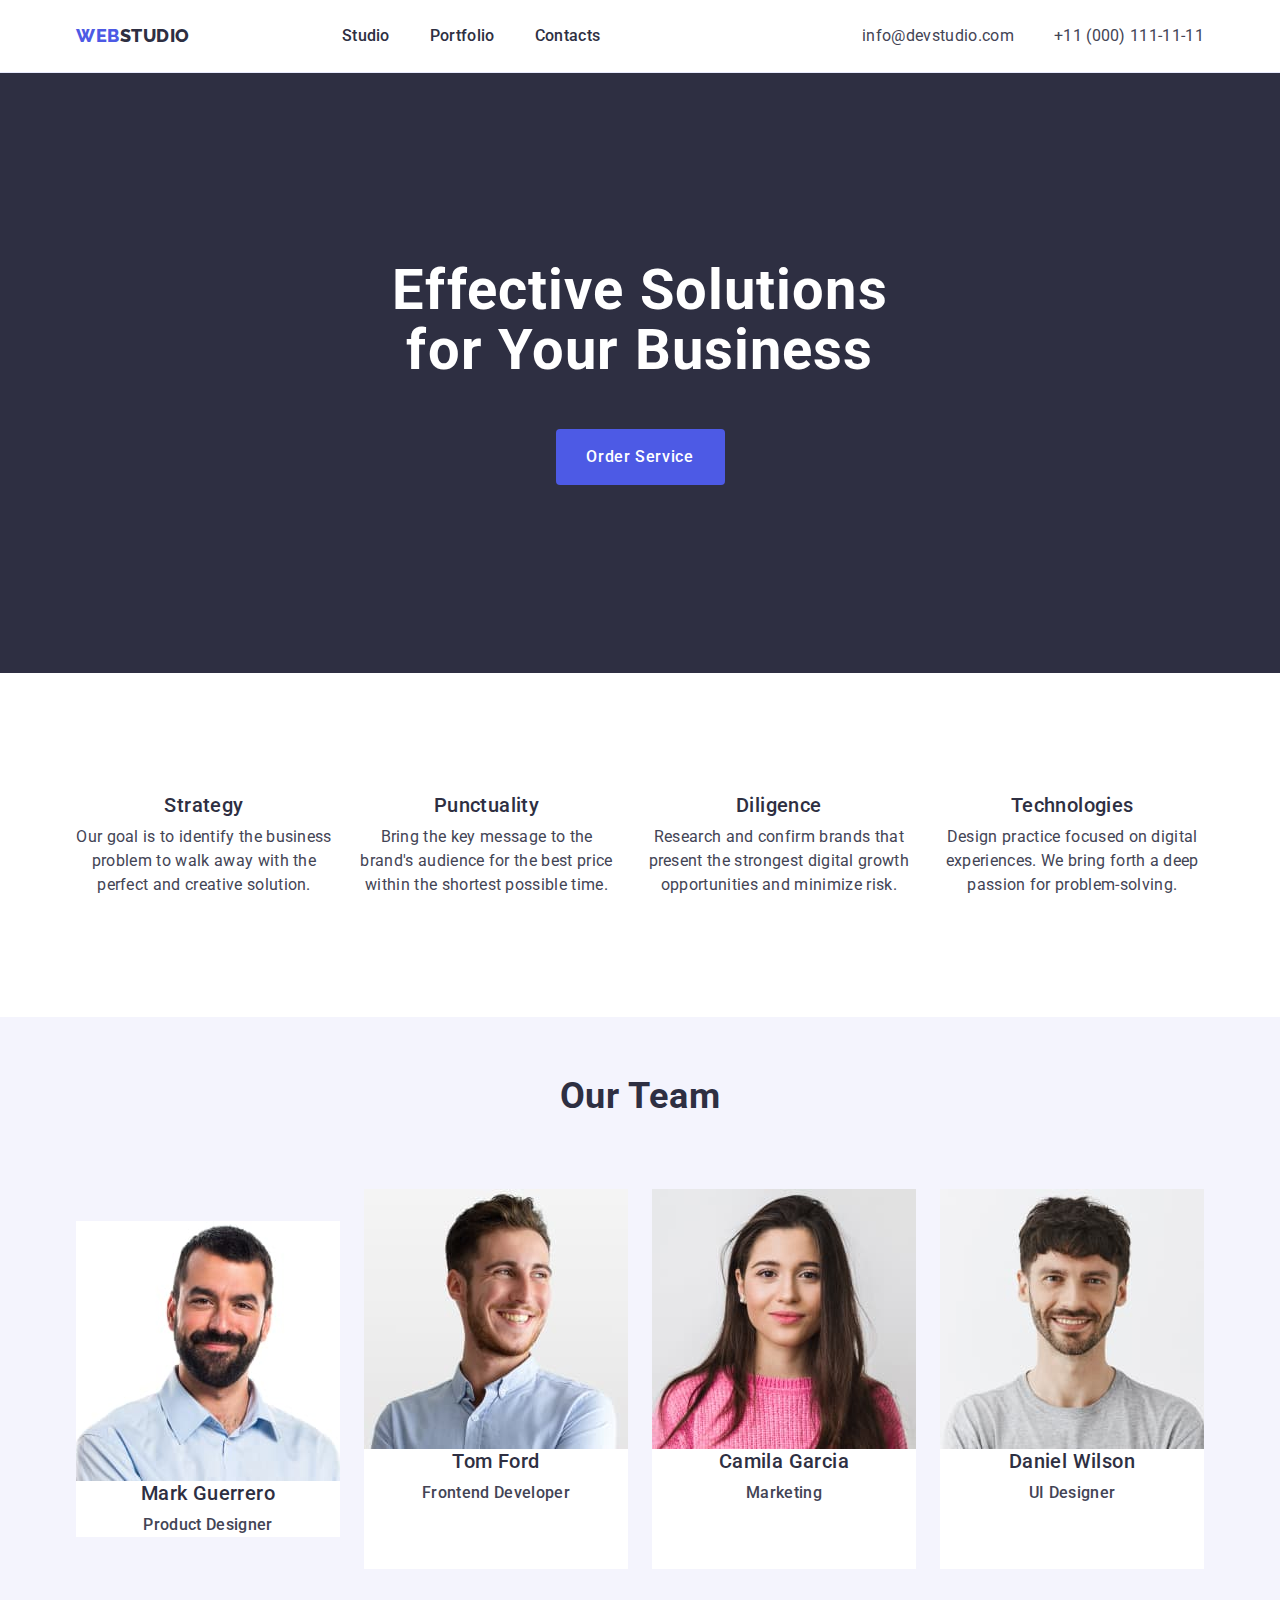
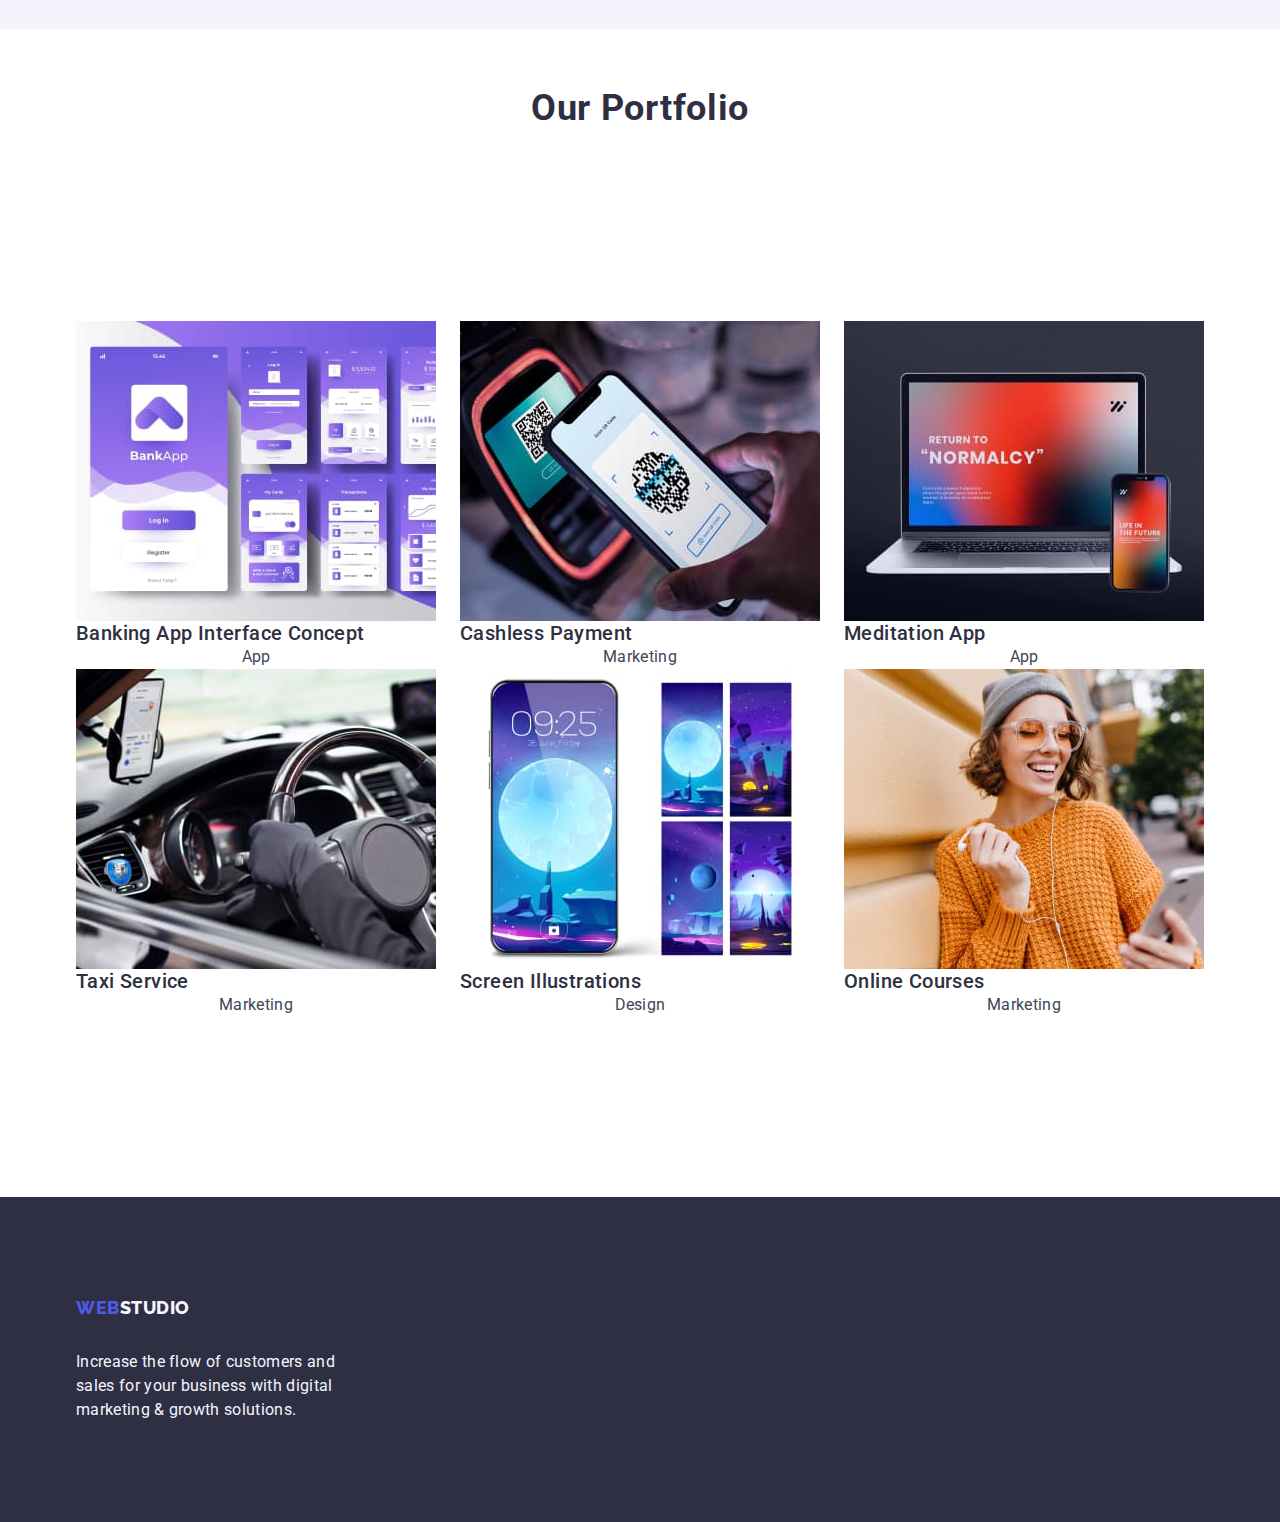
<file: index.html>
<!DOCTYPE html>
<html lang="en">
  <head>
    <meta charset="UTF-8" />
    <meta http-equiv="X-UA-Compatible" content="IE=edge" />
    <meta name="viewport" content="width=device-width, initial-scale=1.0" />
    <title>webstudio</title>
    <link
      rel="stylesheet"
      href="https://cdnjs.cloudflare.com/ajax/libs/modern-normalize/3.0.1/modern-normalize.css"
    />
    <link rel="preconnect" href="https://fonts.googleapis.com" />
    <link rel="preconnect" href="https://fonts.gstatic.com" crossorigin />
    <link
      href="https://fonts.googleapis.com/css2?family=Raleway:wght@800&family=Roboto:wght@400;500;700;900&display=swap"
      rel="stylesheet"
    />

    <link rel="stylesheet" href="./css/styles.css" />
  </head>

  <body>
    <header class="header">
      <div class="container cont">
        <nav class="header-navigation">
          <a href="./index.html" class="logo-web link"
            >Web<span class="logo-studio">Studio</span></a
          >
          <ul class="header-list list">
            <li class="header-item">
              <a href="./index.html" class="header-link link">Studio</a>
            </li>
            <li class="header-item">
              <a href="./portfolio.html" class="header-link link">Portfolio</a>
            </li>
            <li class="header-item">
              <a href="" class="header-link link">Contacts</a>
            </li>
          </ul>
        </nav>

        <address class="header-address">
          <ul class="header-list-addres list">
            <li class="header-link-mail">
              <a href="mailto:info@devstudio.com" class="header-contact link"
                >info@devstudio.com</a
              >
            </li>
            <li class="header-link-tel">
              <a href="tel:+110001111111" class="header-contact link"
                >+11 (000) 111-11-11</a
              >
            </li>
          </ul>
        </address>
      </div>
    </header>

    <main>
      <!-- first section -->
      <section class="first-section">
        <div class="container">
          <h1 class="section-title hero-title">
            Effective Solutions for Your Business
          </h1>
          <button type="button" class="section-btn">Order Service</button>
        </div>
      </section>

      <!-- fourth section -->

      <section class="fourth-section section-padding">
        <div class="container">
          <h2 class="visually-hidden">description</h2>
          <ul class="benefits list">
            <li>
              <h3 class="subtitles">Strategy</h3>
              <p class="description">
                Our goal is to identify the business problem to walk away with
                the perfect and creative solution.
              </p>
            </li>
            <li>
              <h3 class="subtitles">Punctuality</h3>
              <p class="description">
                Bring the key message to the brand's audience for the best price
                within the shortest possible time.
              </p>
            </li>
            <li>
              <h3 class="subtitles">Diligence</h3>
              <p class="description">
                Research and confirm brands that present the strongest digital
                growth opportunities and minimize risk.
              </p>
            </li>
            <li>
              <h3 class="subtitles">Technologies</h3>
              <p class="description">
                Design practice focused on digital experiences. We bring forth a
                deep passion for problem-solving.
              </p>
            </li>
          </ul>
        </div>
      </section>

      <!-- our team section -->
      <section class="main-fourth-section section-padding">
        <div class="container">
          <h2 class="titles">Our Team</h2>
          <ul class="our-team list">
            <div class="product-designer">
              <li class="link-team-card">
                <img
                  src="./images/photo1.jpg"
                  alt="Mark Guerrero"
                  width="264"
                />
                <h3 class="subtitles">Mark Guerrero</h3>
                <p class="description">Product Designer</p>
              </li>
            </div>
            <li class="link-team-card">
              <img src="./images/photo2.jpg" alt="Tom Ford" width="264" />
              <h3 class="subtitles">Tom Ford</h3>
              <p class="description">Frontend Developer</p>
            </li>
            <li class="link-team-card">
              <img src="./images/photo3.jpg" alt="Camila Garcia" width="264" />
              <h3 class="subtitles">Camila Garcia</h3>
              <p class="description">Marketing</p>
            </li>
            <li class="link-team-card">
              <img src="./images/photo4.jpg" alt="Daniel Wilson" width="264" />
              <h3 class="subtitles">Daniel Wilson</h3>
              <p class="description">UI Designer</p>
            </li>
          </ul>
        </div>
      </section>
    </main>
    <!-- /fourth section -->

    <!-- our portfolio section -->

    <section class="portfolio section-padding">
      <div class="container">
        <h2 class="titles">Our Portfolio</h2>
        <ul class="our-portfolio list">
          <li class="card">
            <img src="./images/img1.jpg" alt="banking app" width="360" />
            <h2 class="portf-titles">Banking App Interface Concept</h2>
            <p class="description">App</p>
          </li>
          <li class="card">
            <img src="./images/img2.jpg" alt="payment" width="360" />
            <h2 class="portf-titles">Cashless Payment</h2>
            <p class="description">Marketing</p>
          </li>
          <li>
            <img src="./images/img3.jpg" alt="meditation" width="360" />
            <h2 class="portf-titles">Meditation App</h2>
            <p class="description">App</p>
          </li>
          <li class="card">
            <img src="./images/img4.jpg" alt="taxi service" width="360" />
            <h2 class="portf-titles">Taxi Service</h2>
            <p class="description">Marketing</p>
          </li>
          <li class="card">
            <img src="./images/img5.jpg" alt="illustration" width="360" />
            <h2 class="portf-titles">Screen Illustrations</h2>
            <p class="description">Design</p>
          </li>
          <li class="card">
            <img src="./images/img6.jpg" alt="Online Courses" width="360" />
            <h2 class="portf-titles">Online Courses</h2>
            <p class="description">Marketing</p>
          </li>
        </ul>
      </div>
    </section>
    <!-- /our portfolio section -->

    <!-- footer section -->
    <footer class="footer">
      <div class="container">
        <a href="./index.html" class="logo-web logo-ftr link"
          >Web<span class="logo-studio-footer">Studio</span></a
        >
        <p class="description-footer">
          Increase the flow of customers and sales for your business with
          digital marketing & growth solutions.
        </p>
      </div>
    </footer>

    <!-- /footer section -->
  </body>
</html>
</file>
<file: css/styles.css>
:root {
  --back-color: #ffffff;
  --cornflower: #e7e9fc;
  --navy-blue: #2e2f42;
  --cloud: #f4f4fd;
  --iris: #4d5ae5;
  --ocean: #404bbf;
  --slate: #434455;
}

h1,
h2,
h3,
h4,
h5,
h6,
p {
  margin-top: 0;
  margin-bottom: 0;
}

ul,
ol {
  margin-top: 0;
  margin-bottom: 0;
  padding-left: 0;
  list-style-type: none;
}
img {
  display: block;
}
a {
  color: inherit;
  text-decoration: none;
}
button {
  display: block;
  cursor: pointer;
  margin-left: auto;
  margin-right: auto;
  margin-top: 24px;
}

body {
  font-family: 'Roboto', sans-serif;
  background-color: var(--back-color);
  color: var(--slate);
}

.footer {
  background: var(--navy-blue);
}

.list {
  list-style: none;
}

.link {
  text-decoration: none;
}

.visually-hidden {
  position: absolute;
  width: 1px;
  height: 1px;
  margin: -1px;
  border: 0;
  padding: 0;

  white-space: nowrap;
  clip-path: inset(100%);
  clip: rect(0 0 0 0);
  overflow: hidden;
}

.container {
  max-width: 1158px;
  padding-left: 15px;
  padding-right: 15px;
  margin-left: auto;
  margin-right: auto;
}
.cont {
  display: flex;
  justify-content: space-between;
}
.section-padding {
  padding-top: 60px;
  padding-bottom: 60px;
}
.first-section {
  padding-bottom: 60px;
}
/**-------------HEADER-------------*/

.header {
  border-bottom: 1px solid #e7e9fc;
}

.header-navigation {
  display: flex;
  justify-content: space-between;
  column-gap: 76px;
  align-items: center;
}
.header-list {
  display: flex;
  gap: 40px;
}

.header-list:last-child {
  margin-right: 0;
}

.header-list-addres {
  display: flex;
  column-gap: 40px;
  padding-top: 24px;
  padding-bottom: 24px;
}

.logo-web {
  margin-right: 76px;
  font-family: 'Raleway', sans-serif;
  font-style: normal;
  font-weight: 800;
  font-size: 18px;
  line-height: 1.17em;
  letter-spacing: 0.03em;
  text-transform: uppercase;
  color: var(--iris);
}

.logo-studio {
  font-family: 'Raleway', sans-serif;
  font-style: normal;
  font-weight: 800;
  font-size: 18px;
  line-height: 1.17em;
  letter-spacing: 0.03em;
  text-transform: uppercase;
  color: var(--navy-blue);
}

.header-link {
  display: block;
  padding-top: 24px;
  padding-bottom: 24px;
  font-weight: 500;
  font-size: 16px;
  line-height: 1.5em;
  letter-spacing: 0.02em;
  color: var(--navy-blue);
}

.header-link:hover,
.header-link:focus {
  color: var(--ocean);
}

.header-contact {
  font-weight: 400;
  font-size: 16px;
  line-height: 1.5em;
  letter-spacing: 0.02em;
  color: var(--slate);
}

.header-contact:hover,
.header-contact:focus {
  color: var(--ocean);
}

.header-address {
  font-style: normal;
}

/**-------------FIRST SECTION-------------*/
.main-fourth-section {
  background-color: var(--cloud);
}

.our-team {
  display: flex;
  column-gap: 24px;
}

.our-portfolio {
  display: flex;
  column-gap: 24px;
  width: calc((100% -48px) / 3);
  flex-wrap: wrap;
}

.section-title {
  font-weight: 700;
  font-size: 56px;
  line-height: 1.07em;
  letter-spacing: 0.02em;
  text-align: center;
  color: var(--back-color);
}

.hero-title {
  max-width: 496px;
  margin-left: auto;
  margin-right: auto;
  padding-bottom: 24px;
  margin-bottom: 24px;
}

.first-section {
  padding-top: 188px;
  padding-bottom: 188px;
  font-size: 56px;
  line-height: 1.07em;
  letter-spacing: 0.02em;
  color: var(--back-color);
  background: var(--navy-blue);
}

.section-btn {
  min-width: 169px;
  height: 56px;
  border: none;
  border-radius: 4px;
  cursor: pointer;
  background: var(--iris);
  font-family: inherit;
  font-weight: 500;
  font-size: 16px;
  line-height: 1.5em;
  letter-spacing: 0.04em;
  color: var(--back-color);
}
.section-btn:hover {
  background-color: var(--ocean);
}
.section-btn:focus {
  background-color: var(--ocean);
}

.section-btn {
  background: var(--iris);
}

.section-btn {
  cursor: pointer;
}

.filter-btn {
  text-decoration: none;
  cursor: pointer;
  background: var(--cloud);
  font-family: inherit;
  font-weight: 500;
  font-size: 16px;
  line-height: 1.5em;
  text-align: center;
  letter-spacing: 0.04em;
  color: var(--iris);
}

.filter-btn:hover,
.filter-btn:focus {
  text-decoration: none;
  cursor: pointer;
  background: var(--ocean);
  font-family: 'Roboto';
  font-weight: 500;
  font-size: 16px;
  line-height: 1.7em;
  text-align: center;
  letter-spacing: 0.04em;
  color: var(--back-color);
}

/*       fourth-section    */

.fourth-section {
  padding-top: 120px;
  padding-bottom: 120px;
}

.benefits {
  display: flex;
  gap: 24px;
}

.benefits:first-child {
  width: calc((100% - 72px) / 4);
}

.benefits:last-child {
  margin-right: 0;
}

.subtitles {
  margin-bottom: 8px;
  font-size: 20px;
  font-weight: 500;
  line-height: 1.2;
  letter-spacing: 0.02em;
  text-align: center;
  color: var(--navy-blue);
}

.description {
  font-size: 16px;
  line-height: 1.5em;
  letter-spacing: 0.02em;
  color: var(--slate);
  text-align: center;
}

/*      our-team */

.titles {
  margin-bottom: 72px;
}

.our-team {
  gap: 24px;
}
.our-team:last-child {
  margin-right: 0;
}

.product-designer {
  padding-top: 32px;
  padding-bottom: 32px;
  width: calc((100% - 72px) / 4);
  border-radius: 0px 0px 4px 4px;
}

.portf-titles {
  font-weight: 500;
  font-size: 20px;
  line-height: 1.2em;
  letter-spacing: 0.02em;
  color: var(--navy-blue);
  text-transform: capitalize;
}

/*      our-portfolio    */

.our-portfolio {
  display: flex;
  flex-wrap: wrap;
  column-gap: 24px;
  padding-top: 120px;
  margin-bottom: 120px;
}

.card {
  background-color: var(--back-color);
}
.main-section {
  background-color: var(--back-color);
}
.titles {
  color: var(--navyblue, #2e2f42);
  text-align: center;
  font-size: 36px;
  font-style: normal;
  font-weight: 700;
  line-height: 1.11em;
  letter-spacing: 0.02em;
  text-transform: capitalize;
}
.link-team-card {
  font-weight: 500;
  font-size: 20px;
  line-height: 1.2em;
  letter-spacing: 0.02em;
  color: var(--navy-blue);
  background-color: var(--back-color);
}

.footer {
  padding-top: 100px;
  padding-bottom: 100px;
}

.logo-ftr {
  display: inline-block;
  margin-bottom: 16px;
}

.logo-studio-footer {
  font-family: 'Raleway', sans-serif;
  font-style: normal;
  font-weight: 800;
  font-size: 18px;
  line-height: 1.17;
  letter-spacing: 0.03em;
  text-transform: uppercase;
  color: var(--cloud);
}
.description-footer {
  max-width: 264px;
  margin-top: 16px;
  font-size: 16px;
  font-style: normal;
  font-weight: 400;
  line-height: 1.5em;
  letter-spacing: 0.02em;
  color: var(--cloud);
}
</file>
